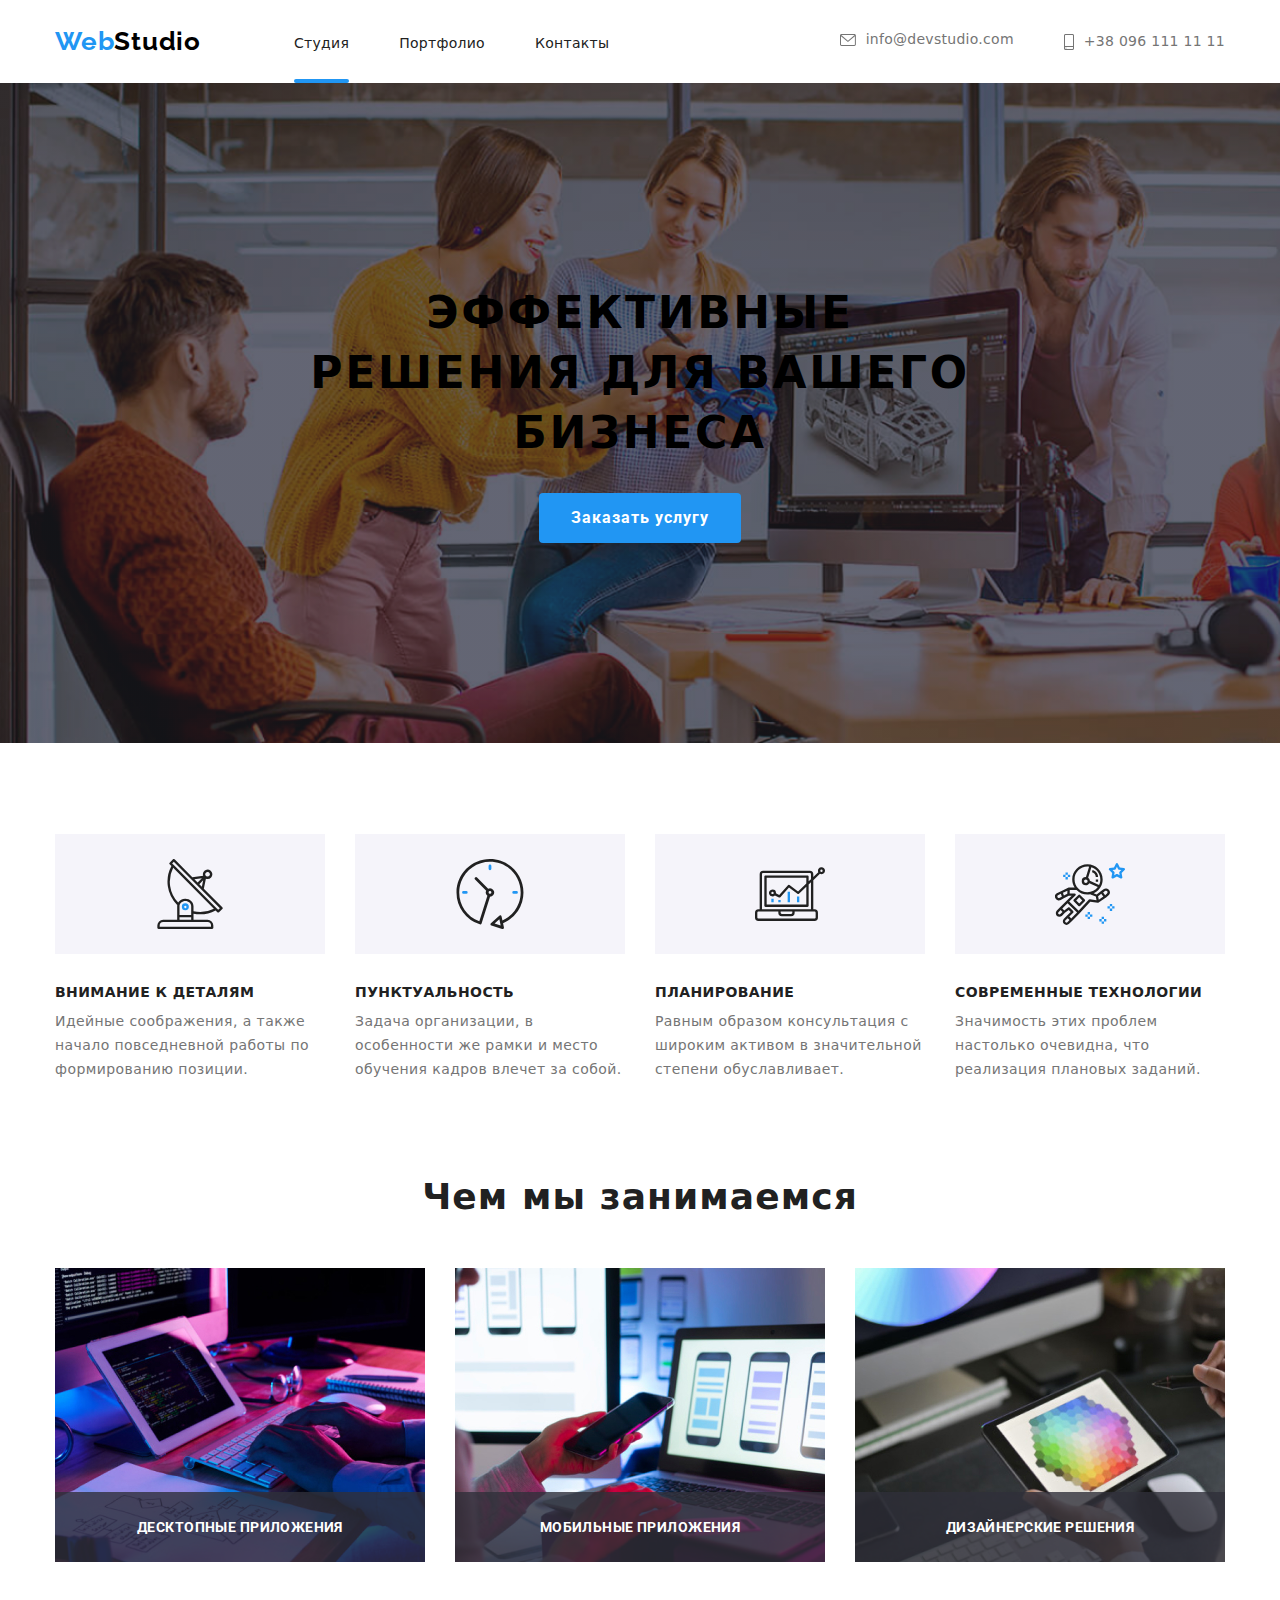
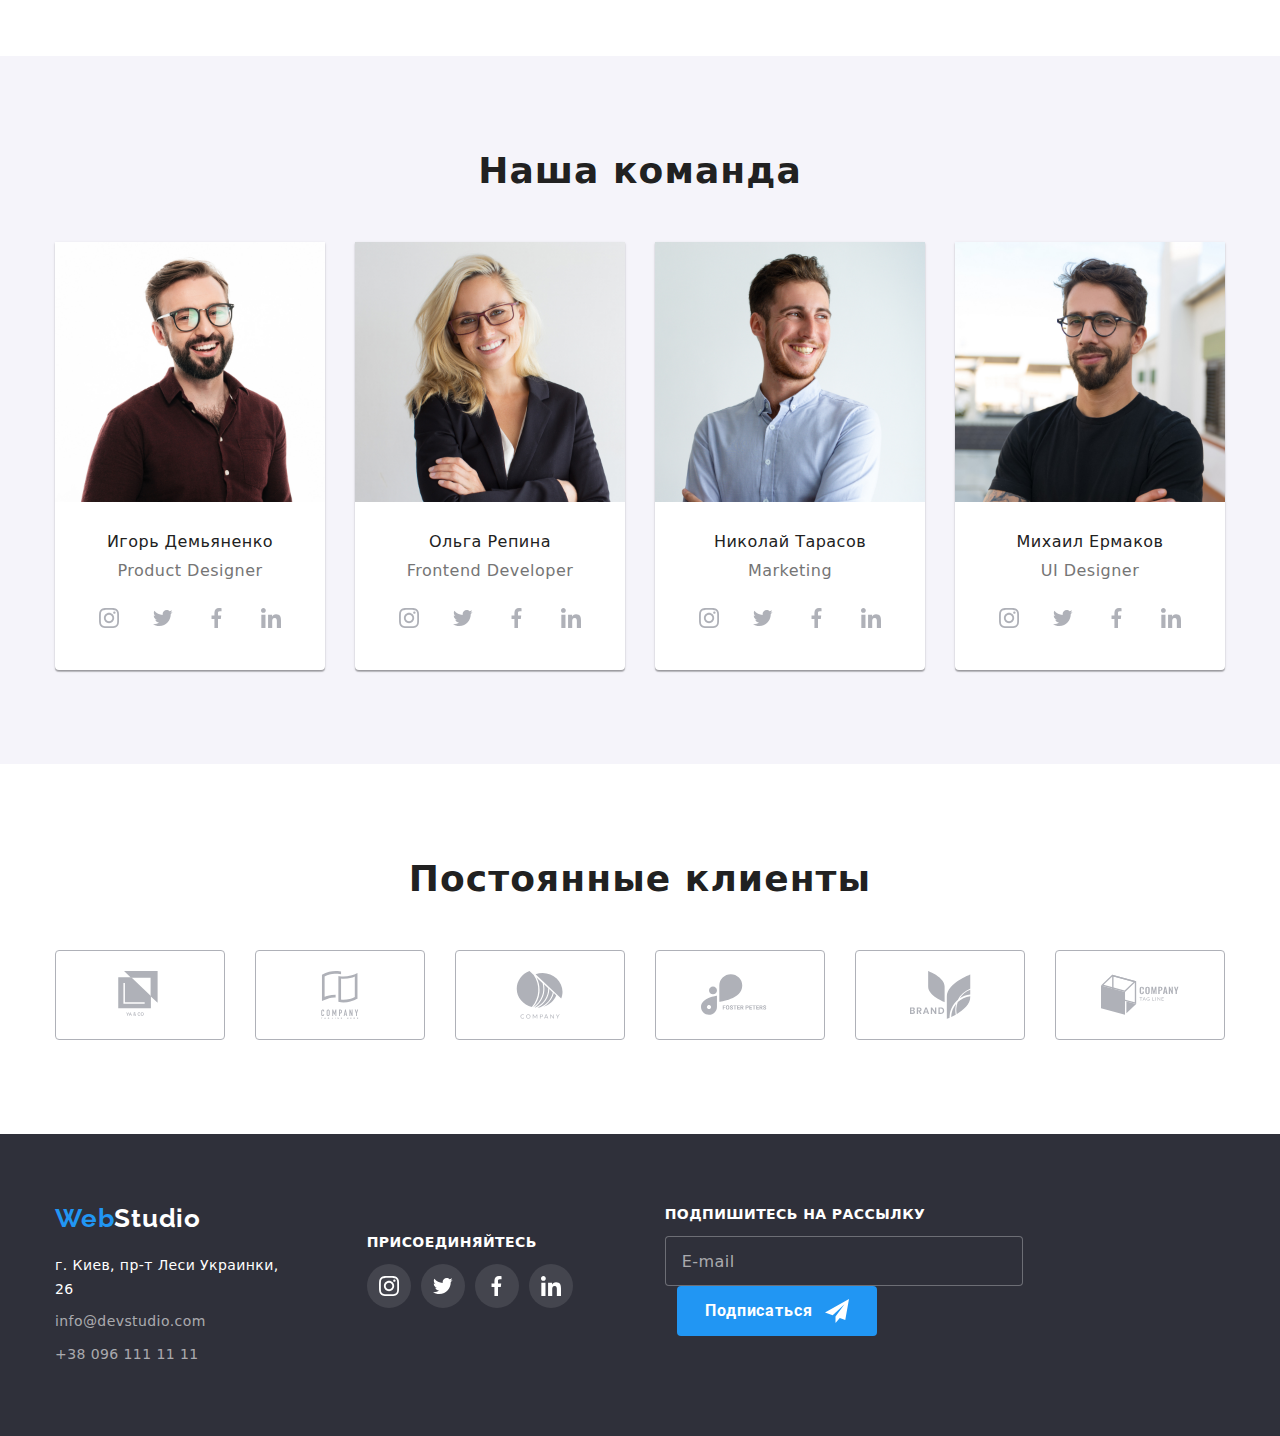
<file: index.html>
<!DOCTYPE html>
<html lang="ru">
  <head>
    <meta charset="UTF-8" />
    <meta name="viewport" content="width=device-width, initial-scale=1.0" />
    <title>WebStudio</title>
    <link rel="stylesheet" href="./css/main.min.css" />
    <link rel="stylesheet" href="https://cdnjs.cloudflare.com/ajax/libs/modern-normalize/1.0.0/modern-normalize.css" />
    <link
      href="https://fonts.googleapis.com/css2?family=Raleway:wght@700&family=Roboto:wght@400;500;700;900&display=swap"
      rel="stylesheet"
    />
  </head>

  <body>
    <!--header-->
    <header class="header">
      <div class="container">
        <nav class="navigation">
          <a class="logo link" href="./index.html" lang="en" aria-label="logo_webstudio" target="blank">
            <span class="logo-blue">Web</span>Studio</a
          >
          <ul class="navigation-list list">
            <li class="navigation-list-item">
              <a class="navigation-list-link link current" href=""> Студия</a>
            </li>
            <li class="navigation-list-item">
              <a class="navigation-list-link link" href="./portfolio.html">Портфолио</a>
            </li>
            <li class="navigation-list-item">
              <a class="navigation-list-link link" href="">Контакты</a>
            </li>
          </ul>
        </nav>
        <address class="address">
          <ul class="address-list list">
            <li class="address-item">
              <a class="address-link link" href="mailto:info@devstudio.com">
                <svg class="sprite-email">
                  <use href="./images/sprite.svg#icon-envelope"></use>
                </svg>
                info@devstudio.com
              </a>
            </li>
            <li class="address-item">
              <a class="address-link link" href="tel:+380961111111">
                <svg class="sprite-phone">
                  <use href="./images/sprite.svg#icon-smartphone"></use>
                </svg>
                +38 096 111 11 11
              </a>
            </li>
          </ul>
        </address>
      </div>
    </header>
    <main>
      <!--hero-->
      <section class="hero">
        <div class="container">
          <h1 class="hero-title">Эффективные решения для вашего бизнеса</h1>
          <button class="hero-btn" type="button" data-modal-open>Заказать услугу</button>
        </div>
      </section>
      <!--about us-->
      <section class="about">
        <h2 class="visually-hidden">О нас</h2>
        <div class="container">
          <ul class="about-list list">
            <li class="about-list-item">
              <h3 class="about-list-title">Внимание к деталям</h3>
              <p class="about-list-description">
                Идейные соображения, а также начало повседневной работы по формированию позиции.
              </p>
            </li>
            <li class="about-list-item">
              <h3 class="about-list-title">Пунктуальность</h3>
              <p class="about-list-description">
                Задача организации, в особенности же рамки и место обучения кадров влечет за собой.
              </p>
            </li>
            <li class="about-list-item">
              <h3 class="about-list-title">Планирование</h3>
              <p class="about-list-description">
                Равным образом консультация с широким активом в значительной степени обуславливает.
              </p>
            </li>
            <li class="about-list-item">
              <h3 class="about-list-title">Современные технологии</h3>
              <p class="about-list-description">
                Значимость этих проблем настолько очевидна, что реализация плановых заданий.
              </p>
            </li>
          </ul>
        </div>
      </section>
      <!--what are we doing-->
      <section class="duing">
        <div class="container">
          <h3 class="title">Чем мы занимаемся</h3>
          <ul class="duing-list list">
            <li class="duing-list-item">
              <img
                class="duing-list-img"
                src="./images/what_are_we_doing/img_1.jpg"
                width="370"
                height="294"
                alt="Работа с компьютером"
              />
              <div class="duing-list-description">
                <h3 class="duing-description">Десктопные приложения</h3>
              </div>
            </li>
            <li class="duing-list-item">
              <img
                class="duing-list-img"
                src="./images/what_are_we_doing/img_2.jpg"
                width="370"
                height="294"
                alt="Работа с телефоном"
              />
              <div class="duing-list-description">
                <h3 class="duing-description">Мобильные приложения</h3>
              </div>
            </li>
            <li class="duing-list-item">
              <img
                class="duing-list-img"
                src="./images/what_are_we_doing/img_3.jpg"
                width="370"
                height="294"
                alt="Работа с планшетом"
              />
              <div class="duing-list-description">
                <h3 class="duing-description">Дизайнерские решения</h3>
              </div>
            </li>
          </ul>
        </div>
      </section>
      <!--our team-->
      <section class="team">
        <div class="container">
          <h3 class="title">Наша команда</h3>
          <ul class="team-list list">
            <li class="team-list-item">
              <img
                class="team-list-img"
                src="./images/our_team/img_1.jpg"
                width="270"
                height="260"
                alt="Игорь Демьяненко"
              />
              <h4 class="team-list-title">Игорь Демьяненко</h4>
              <p class="team-list-description" lang="en">Product Designer</p>
              <ul class="team-list-icone list">
                <li>
                  <a class="team-link" href="">
                    <svg class="sprite-team">
                      <use href="./images/sprite.svg#icon-instagram"></use>
                    </svg>
                  </a>
                </li>
                <li>
                  <a class="team-link" href="">
                    <svg class="sprite-team">
                      <use href="./images/sprite.svg#icon-twitter"></use>
                    </svg>
                  </a>
                </li>
                <li>
                  <a class="team-link" href="">
                    <svg class="sprite-team">
                      <use href="./images/sprite.svg#icon-facebook"></use>
                    </svg>
                  </a>
                </li>
                <li>
                  <a class="team-link" href="">
                    <svg class="sprite-team">
                      <use href="./images/sprite.svg#icon-linkedin"></use>
                    </svg>
                  </a>
                </li>
              </ul>
            </li>
            <li class="team-list-item">
              <img
                class="team-list-img"
                src="./images/our_team/img_2.jpg"
                width="270"
                height="260"
                alt="Ольга Репина"
              />
              <h4 class="team-list-title">Ольга Репина</h4>
              <p class="team-list-description" lang="en">Frontend Developer</p>
              <ul class="team-list-icone list">
                <li>
                  <a class="team-link" href="">
                    <svg class="sprite-team">
                      <use href="./images/sprite.svg#icon-instagram"></use>
                    </svg>
                  </a>
                </li>
                <li>
                  <a class="team-link" href="">
                    <svg class="sprite-team">
                      <use href="./images/sprite.svg#icon-twitter"></use>
                    </svg>
                  </a>
                </li>
                <li>
                  <a class="team-link" href="">
                    <svg class="sprite-team">
                      <use href="./images/sprite.svg#icon-facebook"></use>
                    </svg>
                  </a>
                </li>
                <li>
                  <a class="team-link" href="">
                    <svg class="sprite-team">
                      <use href="./images/sprite.svg#icon-linkedin"></use>
                    </svg>
                  </a>
                </li>
              </ul>
            </li>
            <li class="team-list-item">
              <img
                class="team-list-img"
                src="./images/our_team/img_3.jpg"
                width="270"
                height="260"
                alt="Николай Тарасов"
              />
              <h4 class="team-list-title">Николай Тарасов</h4>
              <p class="team-list-description" lang="en">Marketing</p>
              <ul class="team-list-icone list">
                <li>
                  <a class="team-link" href="">
                    <svg class="sprite-team">
                      <use href="./images/sprite.svg#icon-instagram"></use>
                    </svg>
                  </a>
                </li>
                <li>
                  <a class="team-link" href="">
                    <svg class="sprite-team">
                      <use href="./images/sprite.svg#icon-twitter"></use>
                    </svg>
                  </a>
                </li>
                <li>
                  <a class="team-link" href="">
                    <svg class="sprite-team">
                      <use href="./images/sprite.svg#icon-facebook"></use>
                    </svg>
                  </a>
                </li>
                <li>
                  <a class="team-link" href="">
                    <svg class="sprite-team">
                      <use href="./images/sprite.svg#icon-linkedin"></use>
                    </svg>
                  </a>
                </li>
              </ul>
            </li>
            <li class="team-list-item">
              <img
                class="team-list-img"
                src="./images/our_team/img_4.jpg"
                width="270"
                height="260"
                alt="Михаил Ермаков"
              />
              <h4 class="team-list-title">Михаил Ермаков</h4>
              <p class="team-list-description" lang="en">UI Designer</p>
              <ul class="team-list-icone list">
                <li>
                  <a class="team-link" href="">
                    <svg class="sprite-team">
                      <use href="./images/sprite.svg#icon-instagram"></use>
                    </svg>
                  </a>
                </li>
                <li>
                  <a class="team-link" href="">
                    <svg class="sprite-team">
                      <use href="./images/sprite.svg#icon-twitter"></use>
                    </svg>
                  </a>
                </li>
                <li>
                  <a class="team-link" href="">
                    <svg class="sprite-team">
                      <use href="./images/sprite.svg#icon-facebook"></use>
                    </svg>
                  </a>
                </li>
                <li>
                  <a class="team-link" href="">
                    <svg class="sprite-team">
                      <use href="./images/sprite.svg#icon-linkedin"></use>
                    </svg>
                  </a>
                </li>
              </ul>
            </li>
          </ul>
        </div>
      </section>

      <!--our clients-->
      <section class="clients">
        <div class="container">
          <h3 class="title">Постоянные клиенты</h3>
          <ul class="clients-list list">
            <li class="clients-list-item">
              <a class="clients-link" href="">
                <svg class="sprite-clients one">
                  <use href="./images/sprite.svg#icon-logo_1"></use>
                </svg>
              </a>
            </li>
            <li class="clients-list-item">
              <a class="clients-link" href="">
                <svg class="sprite-clients">
                  <use href="./images/sprite.svg#icon-logo_2"></use>
                </svg>
              </a>
            </li>
            <li class="clients-list-item">
              <a class="clients-link" href="">
                <svg class="sprite-clients">
                  <use href="./images/sprite.svg#icon-logo_3"></use>
                </svg>
              </a>
            </li>
            <li class="clients-list-item">
              <a class="clients-link" href="">
                <svg class="sprite-clients">
                  <use href="./images/sprite.svg#icon-logo_4"></use>
                </svg>
              </a>
            </li>
            <li class="clients-list-item">
              <a class="clients-link" href="">
                <svg class="sprite-clients">
                  <use href="./images/sprite.svg#icon-logo_5"></use>
                </svg>
              </a>
            </li>
            <li class="clients-list-item">
              <a class="clients-link" href="">
                <svg class="sprite-clients">
                  <use href="./images/sprite.svg#icon-logo_6"></use>
                </svg>
              </a>
            </li>
          </ul>
        </div>
      </section>
    </main>

    <footer class="footer">
      <div class="container">
        <div class="footer-logo-address">
          <a class="footer-logo link" href="./index.html" lang="en" aria-label="logo_webstudio"
            ><span class="logo-blue">Web</span>Studio</a
          >
          <address class="address">
            <ul class="footer-address-list list">
              <li class="footer-list-item">
                <a class="footer-list-link-address link" href="https://goo.gl/maps/6RrLzm5aRzUi5MA48" target="_blank"
                  >г. Киев, пр-т Леси Украинки, 26</a
                >
              </li>
              <li class="footer-list-item">
                <a class="footer-list-link link" href="mailto:info@devstudio.com">info@devstudio.com</a>
              </li>
              <li class="footer-list-item">
                <a class="footer-list-link link" href="tel:+380961111111">+38 096 111 11 11</a>
              </li>
            </ul>
          </address>
        </div>
        <div class="footer-icone">
          <p class="footer-subtitle">Присоединяйтесь</p>
          <ul class="footer-item-icone list">
            <li class="footer-list-icone">
              <a class="footer-link" href="">
                <svg class="sprite-footer">
                  <use href="./images/sprite.svg#icon-instagram"></use>
                </svg>
              </a>
            </li>
            <li class="footer-list-icone">
              <a class="footer-link" href="">
                <svg class="sprite-footer">
                  <use href="./images/sprite.svg#icon-twitter"></use>
                </svg>
              </a>
            </li>
            <li class="footer-list-icone">
              <a class="footer-link" href="">
                <svg class="sprite-footer">
                  <use href="./images/sprite.svg#icon-facebook"></use>
                </svg>
              </a>
            </li>
            <li class="footer-list-icone">
              <a class="footer-link" href="">
                <svg class="sprite-footer">
                  <use href="./images/sprite.svg#icon-linkedin"></use>
                </svg>
              </a>
            </li>
          </ul>
        </div>

        <div>
          <form action="" class="footer-form">
            <p class="footer-subtitle">Подпишитесь на рассылку</p>
            <input type="text" class="footer-form-input" lang="en" placeholder="E-mail" />
            <button type="submit" class="footer-form-btn">Подписаться</button>
          </form>
        </div>
      </div>
    </footer>

    <div class="backdrop is-hidden" data-modal>
      <div class="modal">
        <button class="modal-btn" type="button" data-modal-close>
          <svg class="modal-svg">
            <use href="./images/sprite.svg#icon-close"></use>
          </svg>
        </button>
        <form action="" class="modal-form">
          <h3 class="modal-form-title">Оставьте свои данные, мы вам перезвоним</h3>
          <label class="modal-form-field">
            Имя
            <span class="modal-form-wrapper">
              <input type="text" name="user-name" class="modal-form-input" required />
              <svg widht="18" height="12" class="modal-form-svg">
                <use href="./images/sprite.svg#icon-vector"></use>
              </svg>
            </span>
          </label>
          <label class="modal-form-field">
            Телефон
            <span class="modal-form-wrapper">
              <input type="tel" name="user-phone" class="modal-form-input" required />
              <svg height="18" class="modal-form-svg">
                <use href="./images/sprite.svg#icon-phone"></use>
              </svg>
            </span>
          </label>
          <label class="modal-form-field">
            Почта
            <span class="modal-form-wrapper">
              <input type="email" name="user-email" class="modal-form-input" required />
              <svg height="18" class="modal-form-svg">
                <use href="./images/sprite.svg#icon-email"></use>
              </svg>
            </span>
          </label>
          <label class="modal-form-field">
            Комментарий
            <textarea
              name="user-message"
              id=""
              cols="30"
              rows="10"
              class="modal-form-message"
              placeholder="Введите текст"
            ></textarea>
          </label>
          <input
            type="checkbox"
            name="user-policy"
            id="check-policy"
            value="accept-policy"
            class="modal-form-policy visually-hidden"
          />
          <label class="modal-form-policy-label" for="check-policy"
            >Соглашаюсь с рассылкой и принимаю <a href="">Условия договора</a>
          </label>
          <button type="submit" class="modal-form-btn">отправить</button>
        </form>
      </div>
    </div>
    <script src="./js/modal.js"></script>
  </body>
</html>
</file>
<file: css/main.min.css>
.visually-hidden{position:absolute !important;clip:rect(1px 1px 1px 1px);clip:rect(1px, 1px, 1px, 1px);padding:0 !important;border:0 !important;height:1px !important;width:1px !important;overflow:hidden}*,*::before,*::after{margin:0;padding:0}body{font-family:"Roboto",sans-serif;font-style:normal}.link{text-decoration:none}.list{list-style:none}.address{font-style:normal}img{display:block}.container{width:1200px;padding:0 15px;margin:0 auto}.hero-btn,.modal-form-btn,.footer-form-btn{padding:10px 32px;border-radius:4px;border:none;background-color:#2196f3;font-family:"Roboto",sans-serif;font-style:normal;font-weight:bold;font-size:16px;line-height:1.875;letter-spacing:0.06em;color:#fff;cursor:pointer}.backdrop{position:fixed;left:0;top:0;width:100%;height:100%;background:rgba(0,0,0,0.2);transition:all 250ms cubic-bezier(0.4, 0, 0.2, 1)}.is-hidden{opacity:0;visibility:hidden;pointer-events:none}.modal{position:fixed;top:50%;left:50%;transform:translate(-50%, -50%);padding:40px;width:528px;height:581px;background-color:#fff}.modal-btn{position:absolute;right:8px;top:8px;width:30px;height:30px;border:1px solid rgba(155,86,86,0.1);border-radius:50%;background-color:#fff;cursor:pointer}.modal-svg{position:absolute;top:50%;left:50%;transform:translate(-50%, -50%);width:11px;height:11px}.modal-form-title{display:block;margin-bottom:12px;font-weight:700;font-size:20px;line-height:1.15;text-align:center;letter-spacing:0.03em;color:#212121}.modal-form{display:flex;flex-direction:column}.modal-form-input:focus,.modal-form-message:focus{outline:none;border:1px solid #2196f3}.modal-form-input:focus+.modal-form-svg{fill:#2196f3;transition:all 250ms cubic-bezier(0.4, 0, 0.2, 1)}.modal-form-input{display:flex;width:100%;padding-left:42px;height:40px;border:1px solid rgba(33,33,33,0.2);border-radius:4px;transition:all 250ms cubic-bezier(0.4, 0, 0.2, 1)}.modal-form-message{display:flex;width:100%;margin-top:4px;margin-bottom:20px;padding:12px 16px;height:120px;border:1px solid rgba(33,33,33,0.2);border-radius:4px;resize:none;transition:all 250ms cubic-bezier(0.4, 0, 0.2, 1)}.modal-form-btn{margin-left:125px;width:200px}.modal-form-field{margin-bottom:10px;font-weight:400;font-size:12px;line-height:1.167;letter-spacing:0.01em;color:#757575}.modal-form-wrapper{position:relative;display:block;margin-top:4px}.modal-form-svg{position:absolute;top:50%;left:12px;transform:translateY(-50%);width:18px}.modal-form-policy-label{margin-bottom:30px;font-weight:400;font-size:14px;line-height:1.714;letter-spacing:0.03em;color:#757575;text-decoration-skip-ink:none}.modal-form-policy-label::before{display:inline-block;content:"";width:16px;height:16px;background-image:url(../images/modal/checkbox.svg);margin-right:8px;transition:all 250ms cubic-bezier(0.4, 0, 0.2, 1)}.modal-form-policy:checked+.modal-form-policy-label::before{background-image:url(../images/modal/checkboxhover.svg)}.modal ::placeholder{font-weight:400;font-size:14px;line-height:1/143;letter-spacing:0.01em;color:rgba(117,117,117,0.5)}.team-list-icone{display:flex;justify-content:space-between;padding-left:32px;padding-right:32px}.team-link{display:inline-block;width:44px;height:44px;padding:12px;border-radius:50%;transition:background-color 250ms cubic-bezier(0.4, 0, 0.2, 1)}.sprite-team{width:20px;height:20px;fill:#afb1b8}.team-link .sprite-team{transition:fill 250ms cubic-bezier(0.4, 0, 0.2, 1)}.team-link:hover .sprite-team,.team-link:focus .sprite-team{fill:#fff}.team-link:hover,.team-link:focus{background-color:#2196f3}.title{margin-bottom:50px;font-weight:700;font-size:36px;line-height:1.167;text-align:center;letter-spacing:0.03em;color:#212121}.current{color:#2196f3}.current::after{content:"";position:absolute;left:0;bottom:0;display:block;width:100%;height:4px;background-color:#2196f3;border-radius:2px}.header .container{display:flex;align-items:center}.navigation{display:flex;align-items:center}.navigation-list{display:flex}.address-list{display:flex}.header{background-color:#ffffff}.logo{margin-right:93px;font-family:"Raleway",sans-serif;font-style:normal;font-weight:700;font-size:26px;line-height:1.192;letter-spacing:0.03em;color:#000000}.logo-blue{color:#2196f3}.navigation-list-link{position:relative;display:inline-block;padding-top:35px;padding-bottom:32px;font-weight:500;font-size:14px;line-height:1.143;letter-spacing:0.02em;color:#212121;transition:color 250ms cubic-bezier(0.4, 0, 0.2, 1)}.navigation-list-link:hover,.navigation-list-link:focus,.navigation-list-link:active,.address-link:hover,.address-link:focus,.address-link:active{color:#2196f3;cursor:pointer}.navigation-list-item:not(:last-child){margin-right:50px}.address{margin-left:auto}.address-link{display:flex;align-items:center;font-weight:500;font-size:14px;line-height:1.143px;letter-spacing:0.02em;color:#757575;transition:color 250ms cubic-bezier(0.4, 0, 0.2, 1)}.address-link .sprite-phone,.address-link .sprite-email{transition:fill 250ms cubic-bezier(0.4, 0, 0.2, 1)}.sprite-email{width:16px;height:12px}.sprite-phone{width:10px;height:16px}.sprite-email,.sprite-phone{margin-right:10px;fill:#757575}.address-link:hover .sprite-phone,.address-link:focus .sprite-phone,.address-link:active .sprite-phone,.address-link:hover .sprite-email,.address-link:focus .sprite-email,.address-link:active .sprite-email{fill:#2196f3}.address-item:not(:last-child){margin-right:50px}.hero{background-image:linear-gradient(to bottom, rgba(47,48,58,0.4), rgba(47,48,58,0.4)),url(../images/hero/img.png);background-repeat:no-repeat;background-size:cover;padding:200px 0px;text-align:center}.hero-title{margin-left:auto;margin-right:auto;margin-bottom:30px;width:700px;font-weight:900;font-size:44px;line-height:1.364;letter-spacing:0.06em;text-transform:uppercase;color:var(--darc-team-color)}.about .container{padding-top:91px;padding-bottom:94px}.about-list{display:flex}.about-list-item{width:270px}.about-list-item::before{display:block;margin-bottom:30px;content:"";width:270px;height:120px;background-color:#f5f4fa;background-repeat:no-repeat;background-position:center}.about-list-item:nth-child(1)::before{background-image:url(../images/about_us/group_1.svg)}.about-list-item:nth-child(2)::before{background-image:url(../images/about_us/clock_2.svg)}.about-list-item:nth-child(3)::before{background-image:url(../images/about_us/diagram_3.svg)}.about-list-item:nth-child(4)::before{background-image:url(../images/about_us/astronaut_4.svg)}.about-list-item:not(:last-child){margin-right:30px}.about-list-title{margin-bottom:10px;font-weight:700;font-size:14px;line-height:1.143;letter-spacing:0.03em;text-transform:uppercase;color:#212121}.about-list-description{font-weight:400;font-size:14px;line-height:1.714;letter-spacing:0.03em;color:#757575}.duing .container{padding-bottom:94px}.duing-list{display:flex}.duing-list-item{position:relative}.duing-list-item:not(:last-child){margin-right:30px}.duing-list-description{position:absolute;left:0;bottom:0;padding-top:27px;padding-bottom:27px;width:100%;height:70px;background:rgba(47,48,58,0.8)}.duing-description{font-family:"Roboto",sans-serif;font-weight:700;font-size:14px;line-height:1.143;text-align:center;letter-spacing:0.03em;text-transform:uppercase;color:#ffffff}.team{background-color:#f5f4fa}.team .container{padding-top:94px;padding-bottom:94px}.team-list{display:flex}.team-list-item{padding-bottom:30px;background:#ffffff;box-shadow:0px 1px 3px rgba(0,0,0,0.12),0px 1px 1px rgba(0,0,0,0.14),0px 2px 1px rgba(0,0,0,0.2);border-radius:0px 0px 4px 4px}.team-list-title{font-weight:500;font-size:16px;line-height:1.188;text-align:center;letter-spacing:0.03em;color:#212121}.team-list-item:not(:last-child){margin-right:30px}.team-list-img{margin-bottom:30px}.team-list-title{margin-bottom:10px}.team-list-description{margin-bottom:16px;font-weight:400;font-size:16px;line-height:1.188;text-align:center;letter-spacing:0.03em;color:#757575}.clients{padding-top:94px;padding-bottom:94px}.clients-list{display:flex;justify-content:space-between}.clients-link{display:flex;padding:20px 45px;border:1px solid #afb1b8;border-radius:4px;width:170px;height:90px;transition:border 250ms cubic-bezier(0.4, 0, 0.2, 1)}.clients-list-item .sprite-clients{transition:fill 250ms cubic-bezier(0.4, 0, 0.2, 1)}.clients-list-item:hover .sprite-clients,.clients-list-item:focus .sprite-clients,.clients-list-item:active .sprite-clients{fill:#2196f3}.clients-link:hover,.clients-link:focus,.clients-link:active{border:1px solid #2196f3}.sprite-clients{fill:#afb1b8}.footer{background-color:#2f303a}.footer .container{display:flex;align-items:center}.footer-logo-address{padding-top:60px;padding-bottom:60px;margin-right:70px}.footer-logo{display:inline-block;margin-bottom:20px;font-family:"Raleway",sans-serif;font-weight:700;font-size:26px;line-height:1.192;letter-spacing:0.03em;color:#fff}.footer-list-link-address{font-weight:400;font-size:14px;line-height:1.714;letter-spacing:0.03em;color:#fff}.footer-list-link{display:inline-block;font-weight:400;font-size:14px;line-height:1.714;letter-spacing:0.03em;color:rgba(255,255,255,0.6)}.footer-list-item:not(:last-child){margin-bottom:9px}.footer-icone{padding-top:72px;padding-bottom:100px}.footer-subtitle{margin-bottom:14px;font-style:normal;font-weight:700;font-size:14px;line-height:1.143;letter-spacing:0.03em;text-transform:uppercase;color:#ffffff}.footer-item-icone{display:flex;justify-content:space-between}.footer-link{display:inline-block;width:44px;height:44px;padding:12px;border-radius:50%;background-color:rgba(255,255,255,0.1);transition:background-color 250ms cubic-bezier(0.4, 0, 0.2, 1)}.footer-list-icone:not(:last-child){margin-right:10px}.sprite-footer{width:20px;height:20px;fill:#fff}.footer-link:hover,.footer-link:focus{background-color:#2196f3}.footer-form{margin-left:92px;padding-top:72px;padding-bottom:100px}.footer-form-input{padding:15px 16px;width:358px;height:50px;background-color:#2f303a;border:1px solid rgba(255,255,255,0.3);border-radius:4px}.footer ::placeholder{font-weight:400;font-size:16px;line-height:1.25;letter-spacing:0.03em;color:rgba(255,255,255,0.6)}.footer-form-btn{margin-left:12px;width:200px;padding:10px 28px;background-image:url(../images/footer/send.svg);background-repeat:no-repeat;background-position:right 28px center;text-align:start}
/*# sourceMappingURL=main.min.css.map */
</file>
